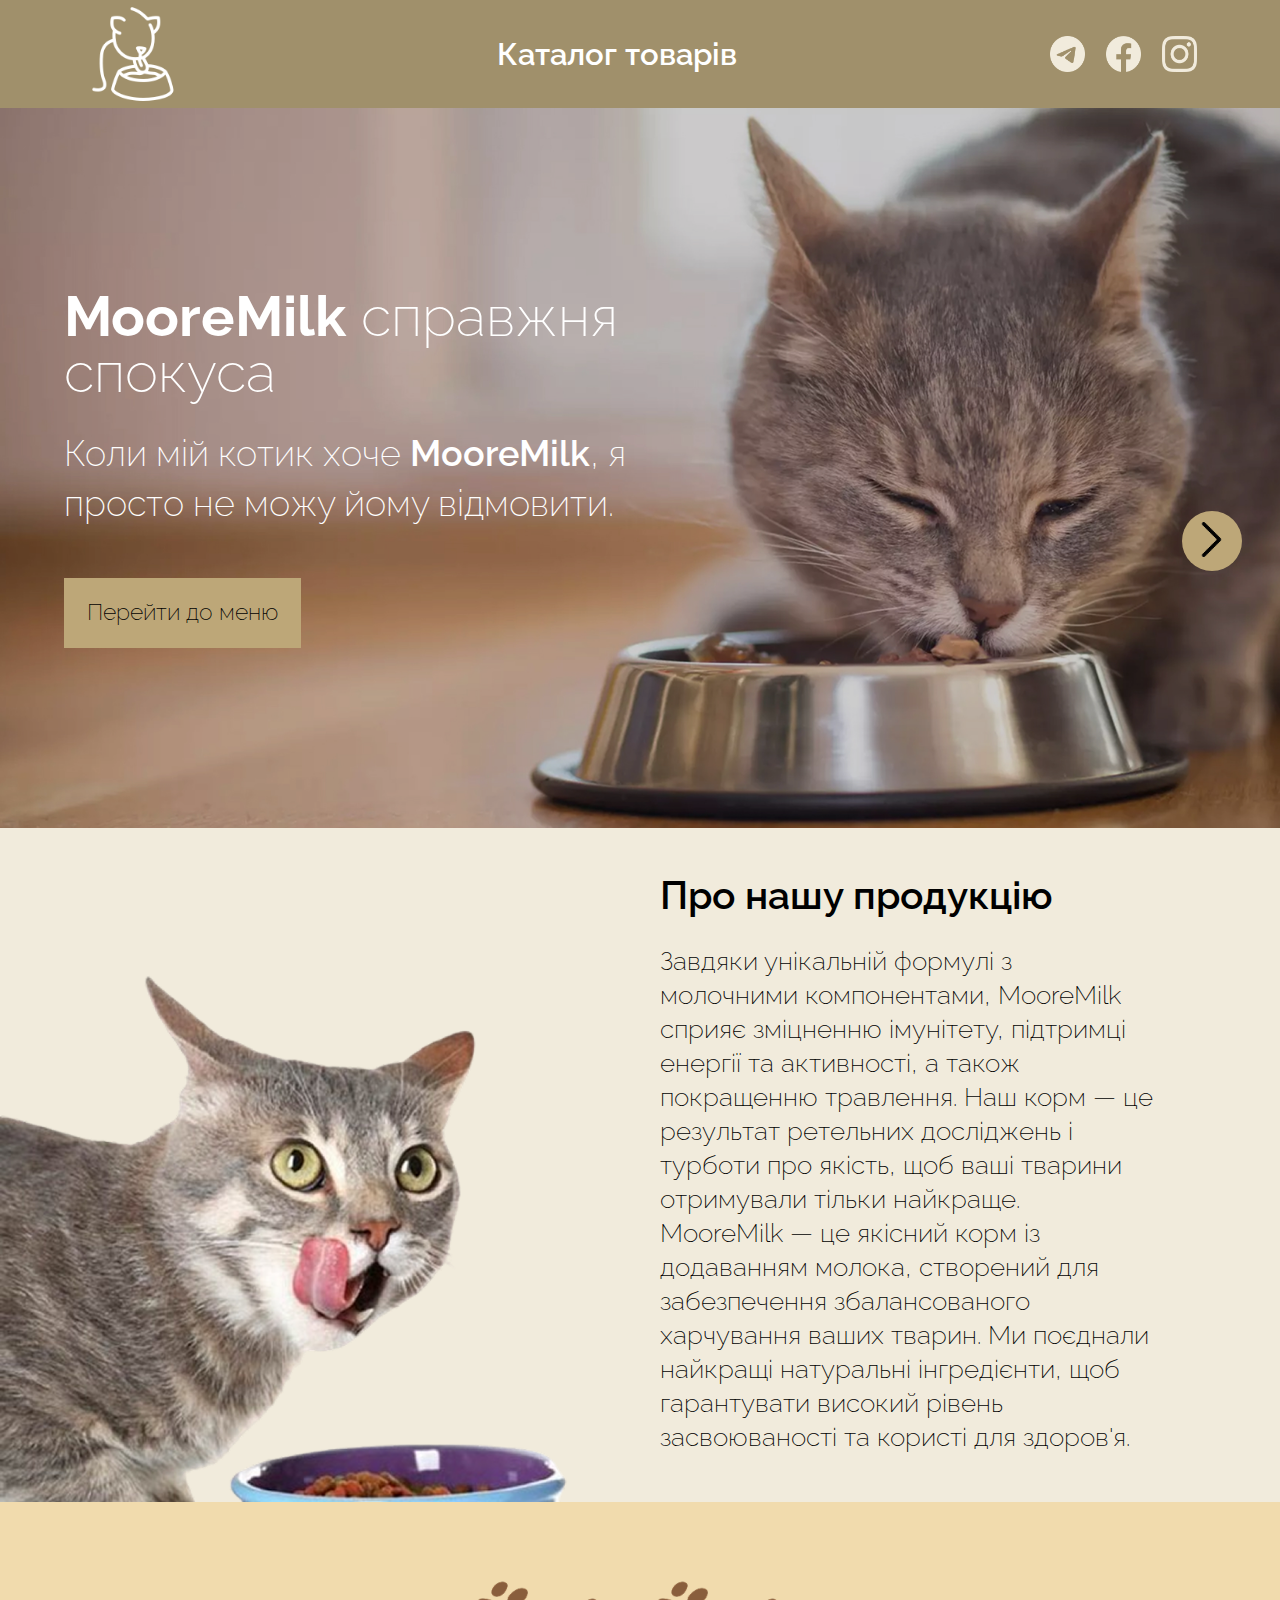
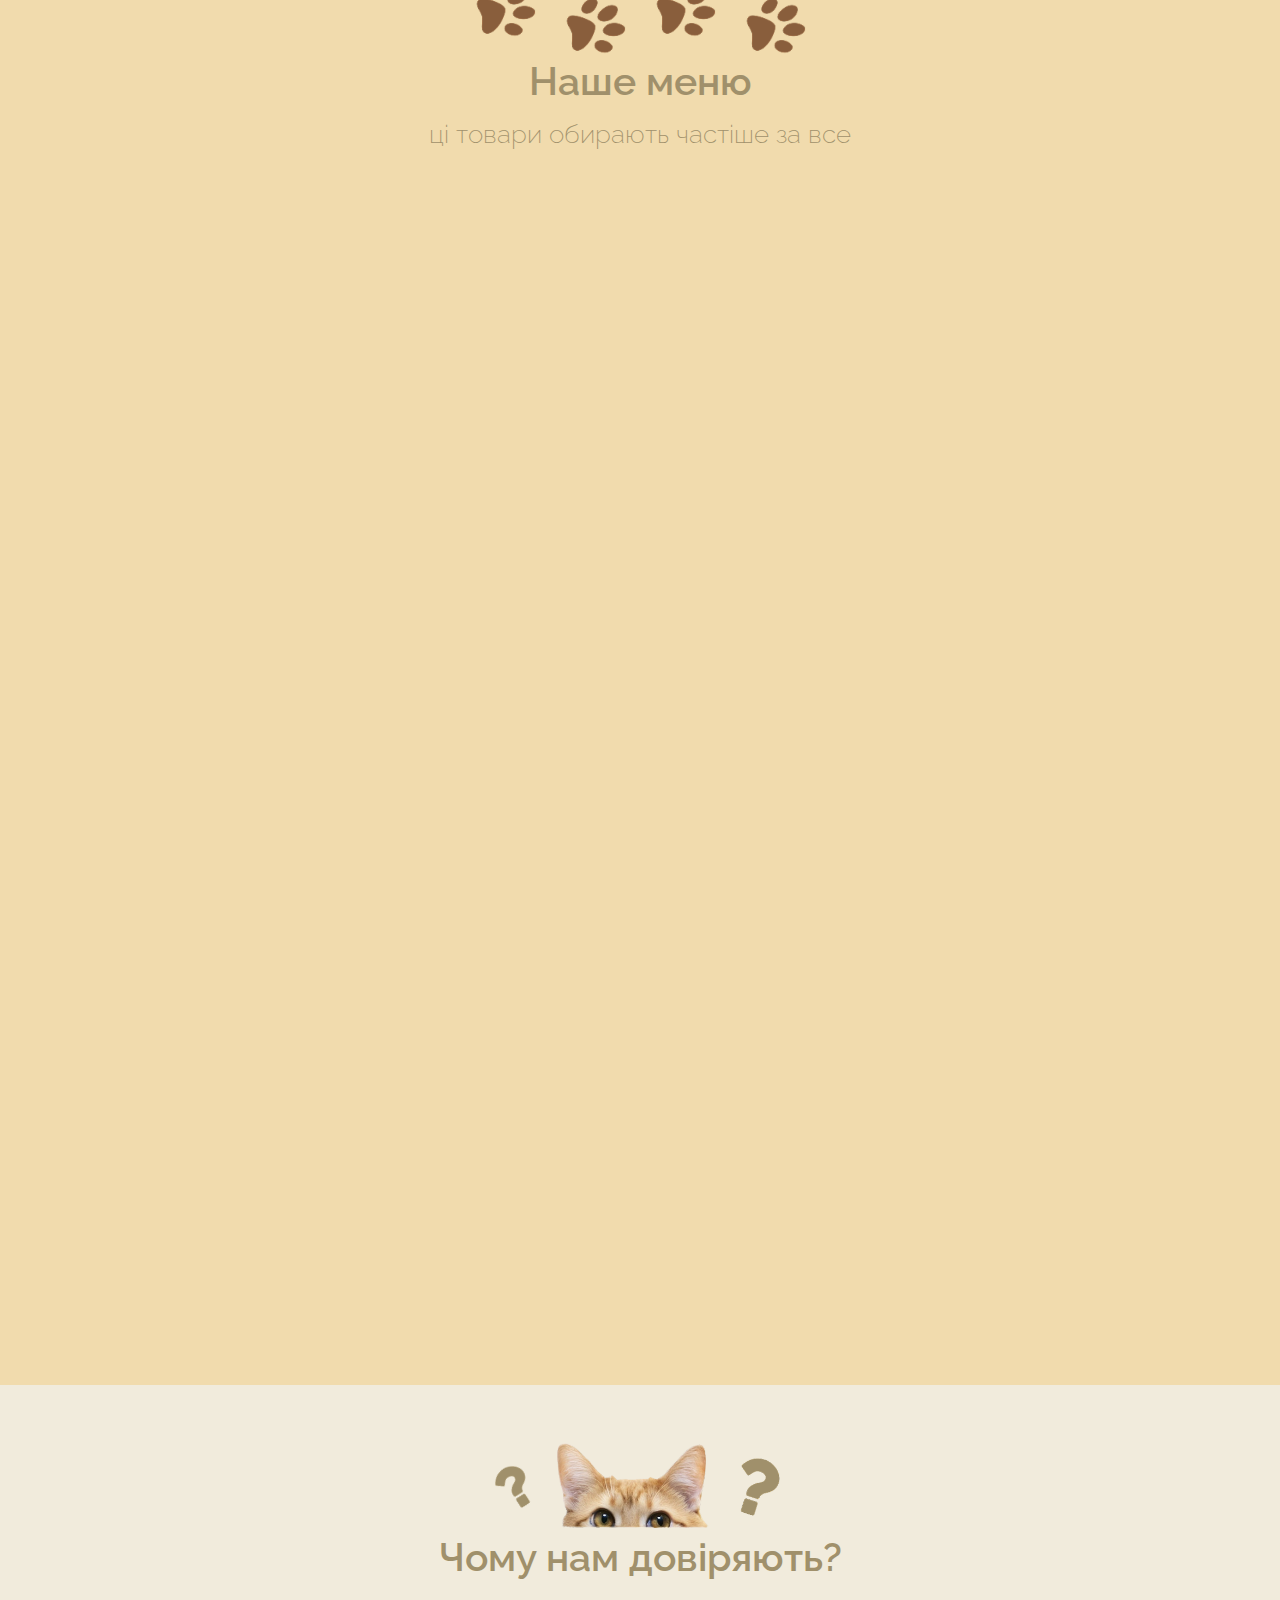
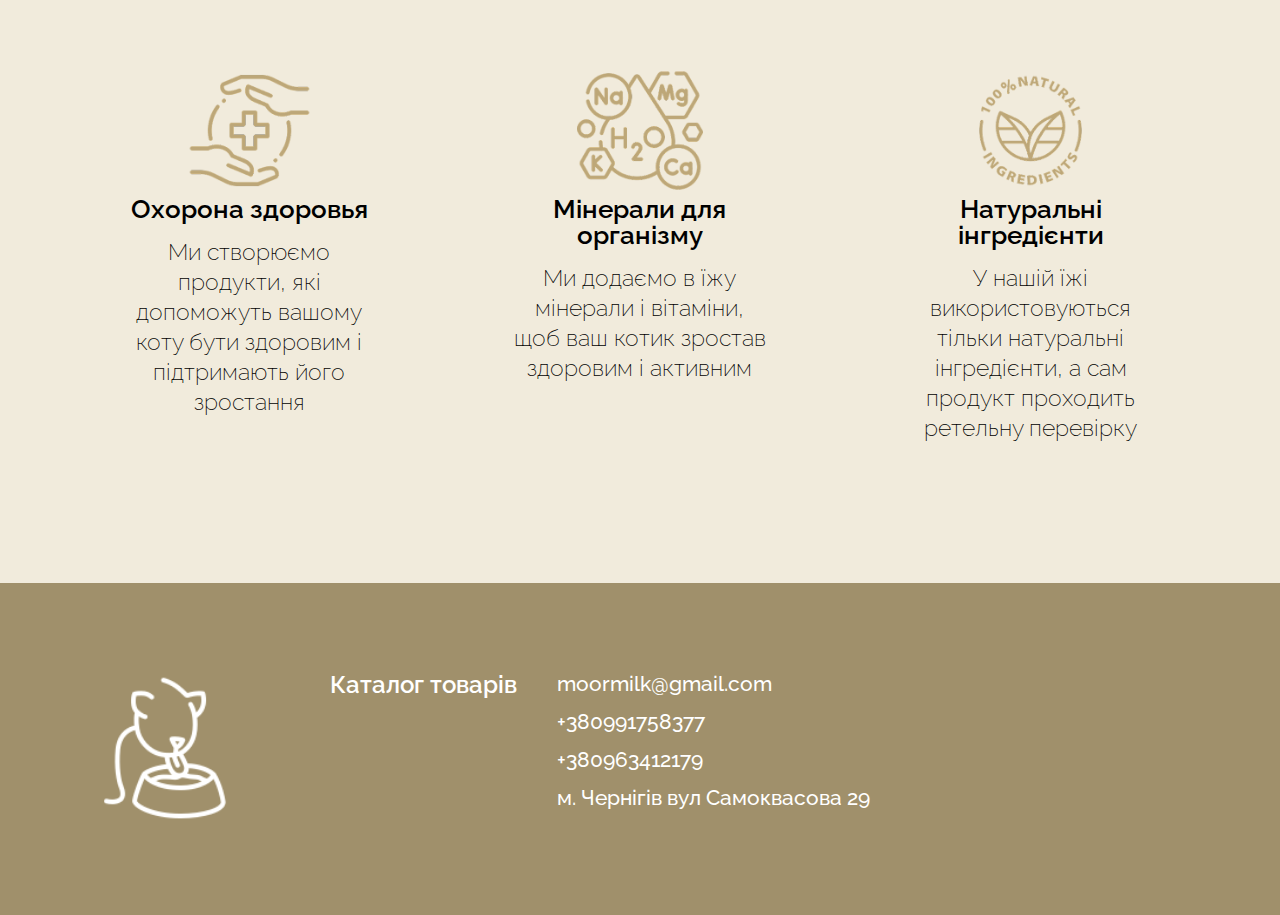
<file: index.html>
<!DOCTYPE html>
<html lang="en">
  <head>
    <meta charset="UTF-8" />
    <meta name="viewport" content="width=device-width, initial-scale=1.0" />
    <link rel="stylesheet" href="styles/styles_main-page.css" />
    <link rel="stylesheet" href="styles/resetBrowserStyles.css" />
    <title>MooreMilk</title>
  </head>
  <body>
    <div class="header_container"></div>
    <main>
      <div class="main_present-block">
        <div class="decoration-block"></div>
        <img
          src="imgs/present-photo-1 1.jpg"
          alt=""
          class="block_present-photo"
        />
        <div class="block_text-part">
          <h1><span>MooreMilk</span> справжня спокуса</h1>
          <p>
            Коли мій котик хоче <span>MooreMilk</span>, я просто не можу йому
            відмовити.
          </p>

          <a class="text-part_navigate-to-menu" href="menu.html">
            <p>Перейти до меню</p>
            <span></span>
          </a>
        </div>
        <button class="block_switching-slides next"></button>
      </div>

      <div class="main_about-products">
        <div class="about-products_decoration-part">
          <img
            src="imgs/cat-for-aboutUs.jpg"
            alt=""
            class="decoration-part_decoration-img"
          />

          <div class="decoration-part_block-imgs-for-animation">
            <img
              src="imgs/like-for-animate.png"
              alt=""
              class="decoration-part_img-for-animation"
            />
            <img
              src="imgs/like-for-animate.png"
              alt=""
              class="decoration-part_img-for-animation"
            />
            <img
              src="imgs/like-for-animate.png"
              alt=""
              class="decoration-part_img-for-animation"
            />
          </div>
        </div>
        <div class="about-products_text-part">
          <h2>Про нашу продукцію</h2>
          <p>
            Завдяки унікальній формулі з молочними компонентами, MooreMilk
            сприяє зміцненню імунітету, підтримці енергії та активності, а також
            покращенню травлення. Наш корм — це результат ретельних досліджень і
            турботи про якість, щоб ваші тварини отримували тільки найкраще.
          </p>
          <p>
            MooreMilk — це якісний корм із додаванням молока, створений для
            забезпечення збалансованого харчування ваших тварин. Ми поєднали
            найкращі натуральні інгредієнти, щоб гарантувати високий рівень
            засвоюваності та користі для здоров'я.
          </p>
        </div>
      </div>

      <div class="main_our-menu">
        <div class="our-menu_decoration-block">
          <img
            src="imgs/paws.png"
            alt=""
            class="decoration-block_img-for-animation"
          />
          <img
            src="imgs/paws.png"
            alt=""
            class="decoration-block_img-for-animation"
          />
          <img
            src="imgs/paws.png"
            alt=""
            class="decoration-block_img-for-animation"
          />
          <img
            src="imgs/paws.png"
            alt=""
            class="decoration-block_img-for-animation"
          />
        </div>
        <div class="our-menu_text-part">
          <h2>Наше меню</h2>
          <p>ці товари обирають частіше за все</p>
        </div>

        <ul class="our-menu_products-list">
          <li class="products-list_product" id="main">
            <img src="imgs/productions/korm-with-telatina.png" alt="" />
            <div class="product_text-part">
              <h3>Корм зі смаком телятини</h3>
              <p>для дорослих котів</p>
            </div>
            <a class="product_go-to-menu" href="menu.html">
              <p>Переглянути</p>
              <span></span>
            </a>
          </li>

          <li class="products-list_product">
            <img src="imgs/productions/korm-with-chicken.png" alt="" />
            <div class="product_text-part">
              <h3>Корм зі смаком курки</h3>
              <p>для дорослих котів</p>
            </div>
            <a class="product_go-to-menu" href="menu.html">
              <p>Переглянути</p>
              <span></span>
            </a>
          </li>

          <li class="products-list_product">
            <img src="imgs/productions/korm-with-turkey.png" alt="" />
            <div class="product_text-part">
              <h3>Корм зі смаком індички</h3>
              <p>для дорослих котів</p>
            </div>
            <a class="product_go-to-menu" href="menu.html">
              <p>Переглянути</p>
              <span></span>
            </a>
          </li>

          <li class="products-list_product">
            <img
              src="imgs/productions/korm-with-chicken-smalKitten.png"
              alt=""
            />
            <div class="product_text-part">
              <h3>Корм зі смаком курки</h3>
              <p>для кошеняток</p>
            </div>
            <a class="product_go-to-menu" href="menu.html">
              <p>Переглянути</p>
              <span></span>
            </a>
          </li>
        </ul>
      </div>

      <div class="main_our_advantages">
        <div class="our_advantages_decoration-block">
          <img src="imgs/question-sign.png" alt="" class="question-png" />
          <img
            src="imgs/phg-cat-for-advantages.png"
            alt=""
            class="phg-cat-for-advantages"
          />
          <img src="imgs/question-sign.png" alt="" class="question-png" />
        </div>
        <h2>Чому нам довіряють?</h2>
        <ul class="our_advantages_list-of-reasons">
          <li class="list-of-reasons_elem">
            <img src="imgs/protection.png" alt="" class="icon_reasons" />
            <h3>Охорона здоровья</h3>
            <p>
              Ми створюємо продукти, які допоможуть вашому коту бути здоровим і
              підтримають його зростання
            </p>
          </li>
          <li class="list-of-reasons_elem">
            <img src="imgs/minerals.png" alt="" class="icon_reasons" />
            <h3>Мінерали для організму</h3>
            <p>
              Ми додаємо в їжу мінерали і вітаміни, щоб ваш котик зростав
              здоровим і активним
            </p>
          </li>
          <li class="list-of-reasons_elem">
            <img src="imgs/ingredients.png" alt="" class="icon_reasons" />
            <h3>Натуральні інгредієнти</h3>
            <p>
              У нашій їжі використовуються тільки натуральні інгредієнти, а сам
              продукт проходить ретельну перевірку
            </p>
          </li>
        </ul>
      </div>
    </main>
    <div class="footer_container"></div>

    <script src="js/functional_main-page.js"></script>
    <script type="module">
      import getHTMLFromFile from "./js/exportFunc.js";
      getHTMLFromFile("components/header.html", ".header_container");
      getHTMLFromFile("components/footer.html", ".footer_container");
    </script>
  </body>
</html>
</file>
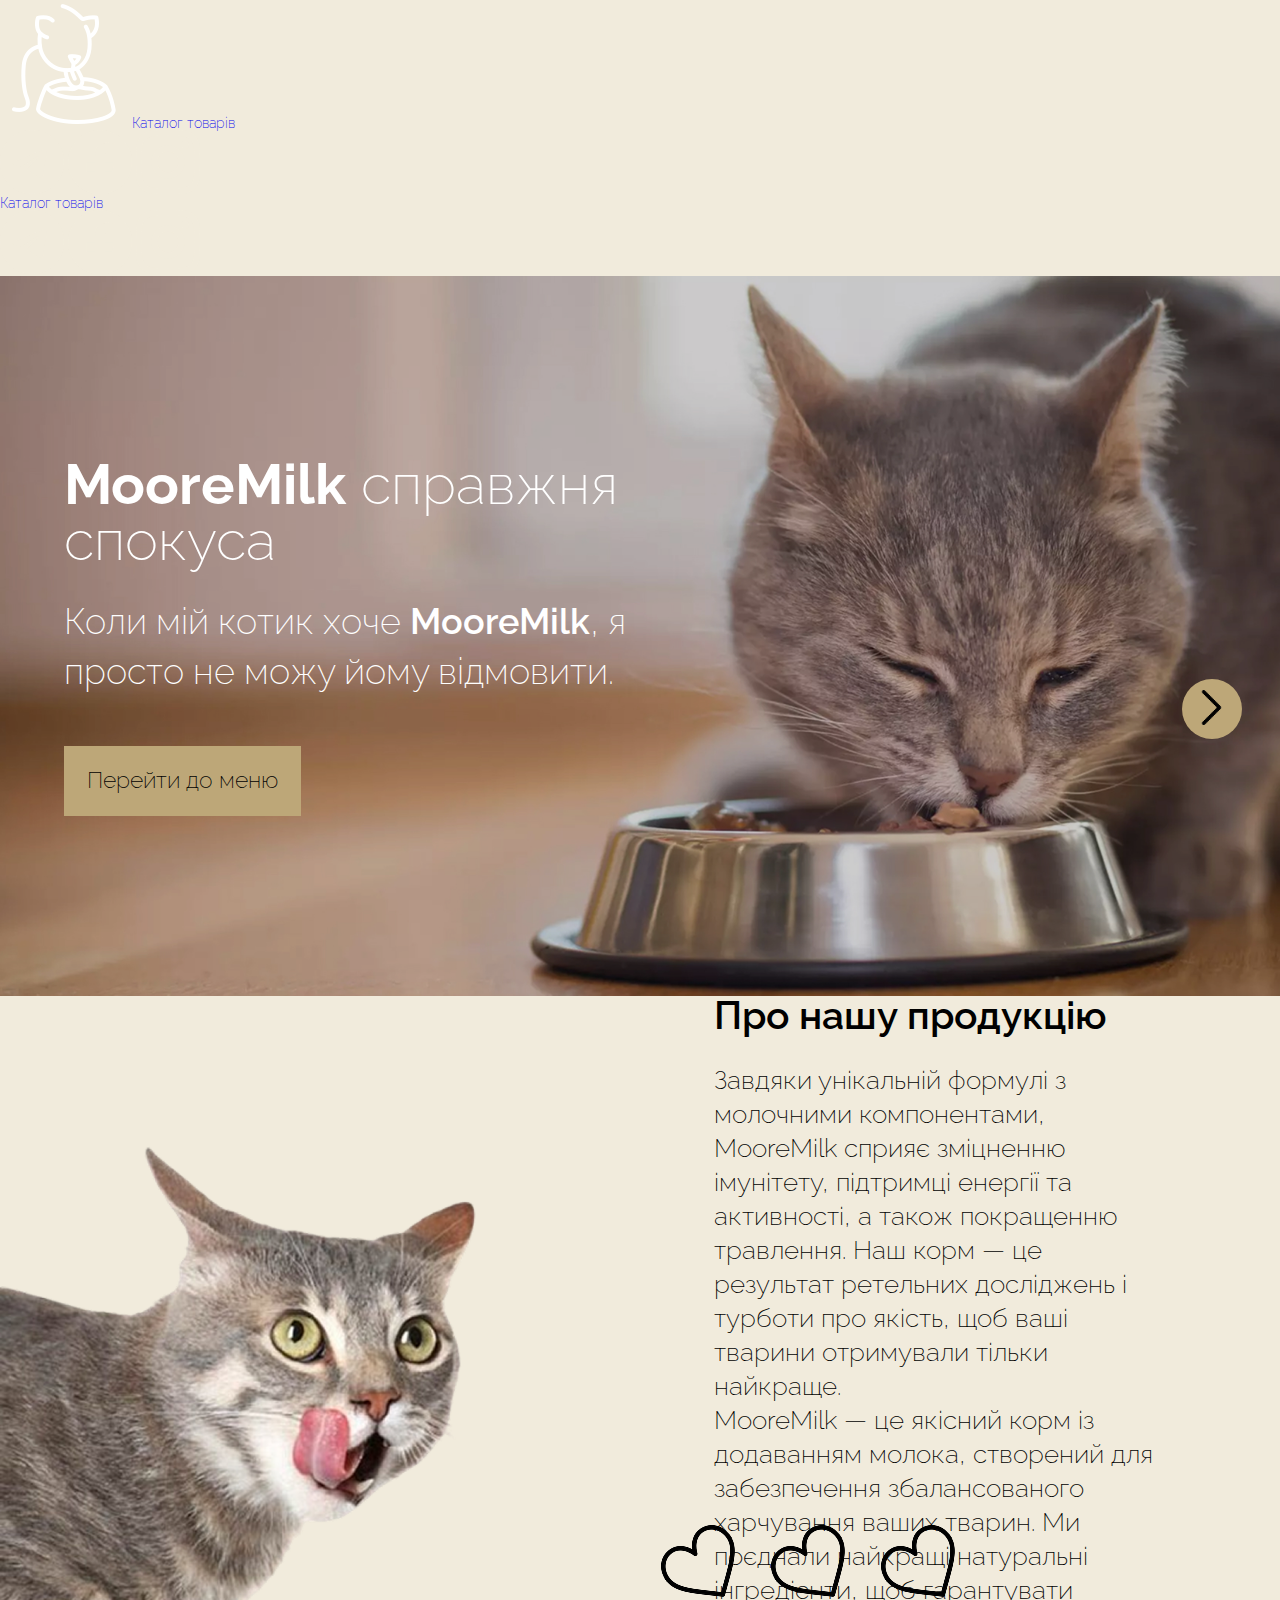
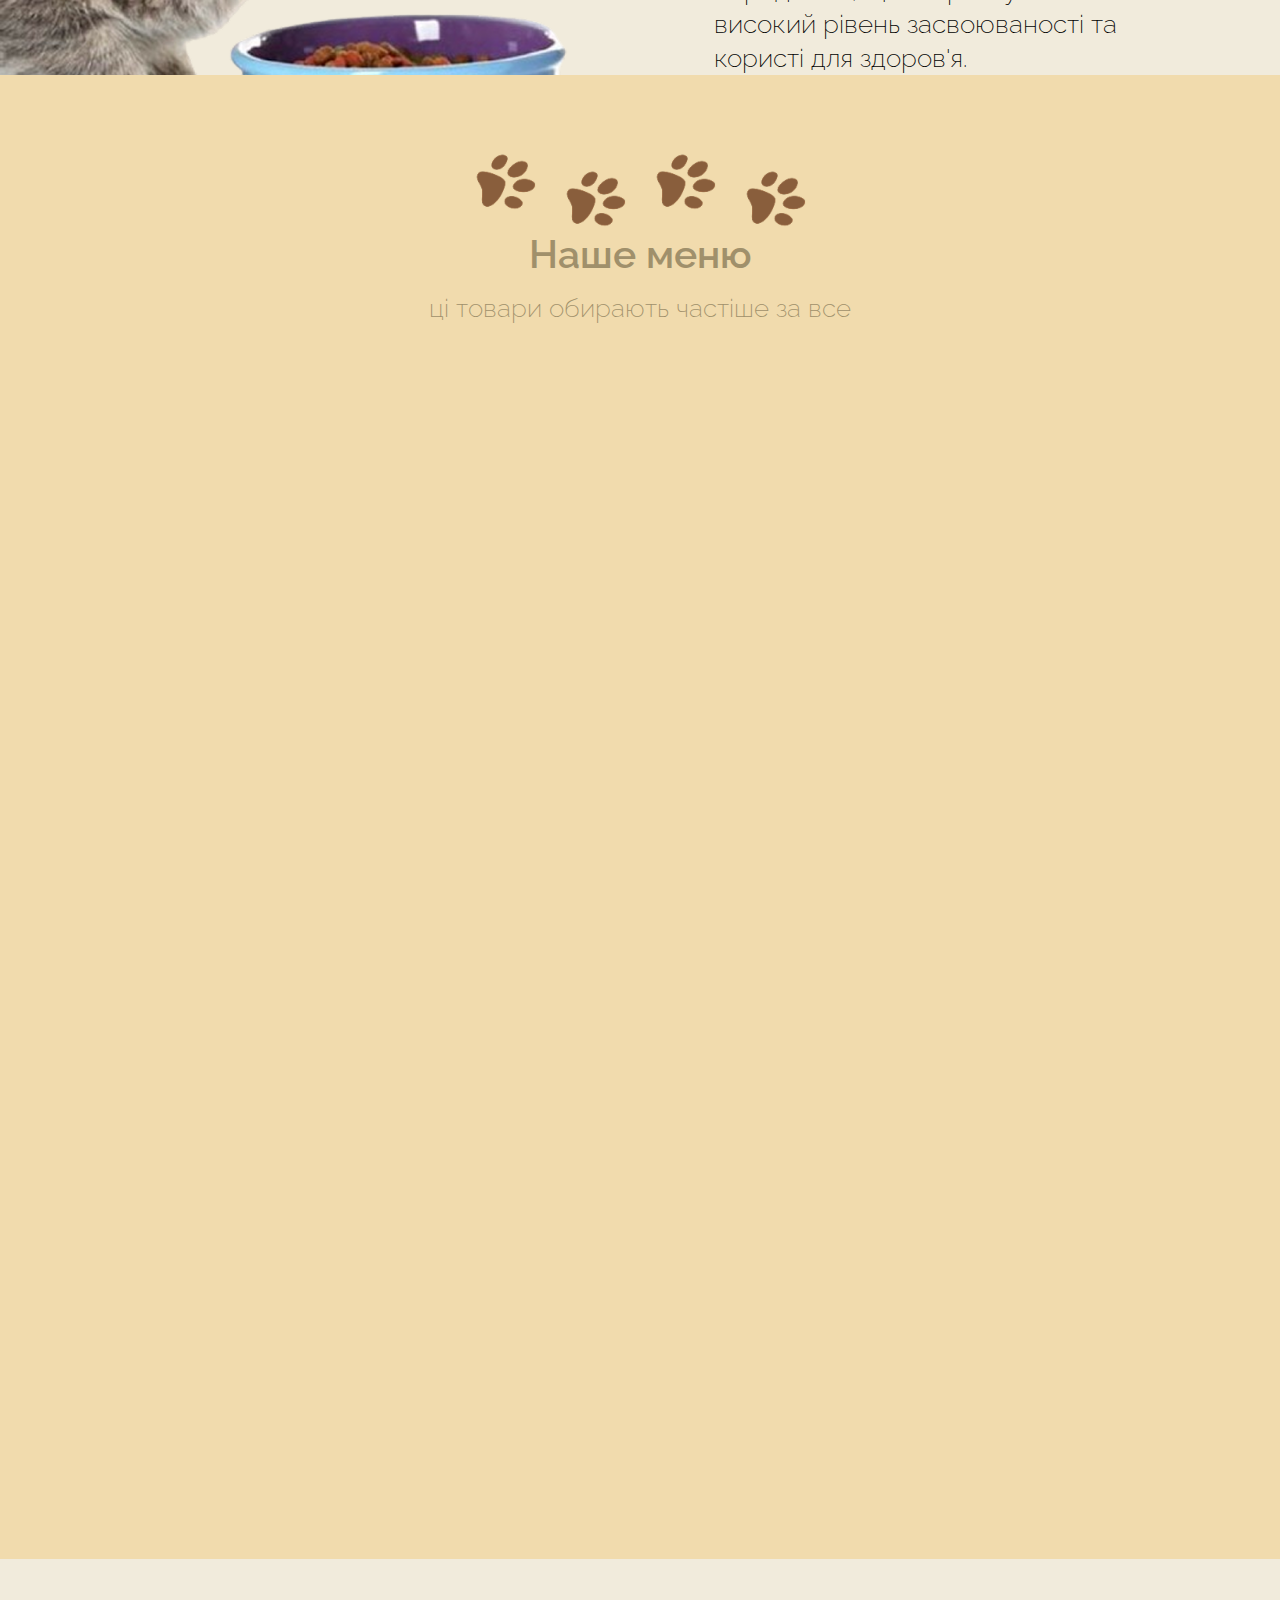
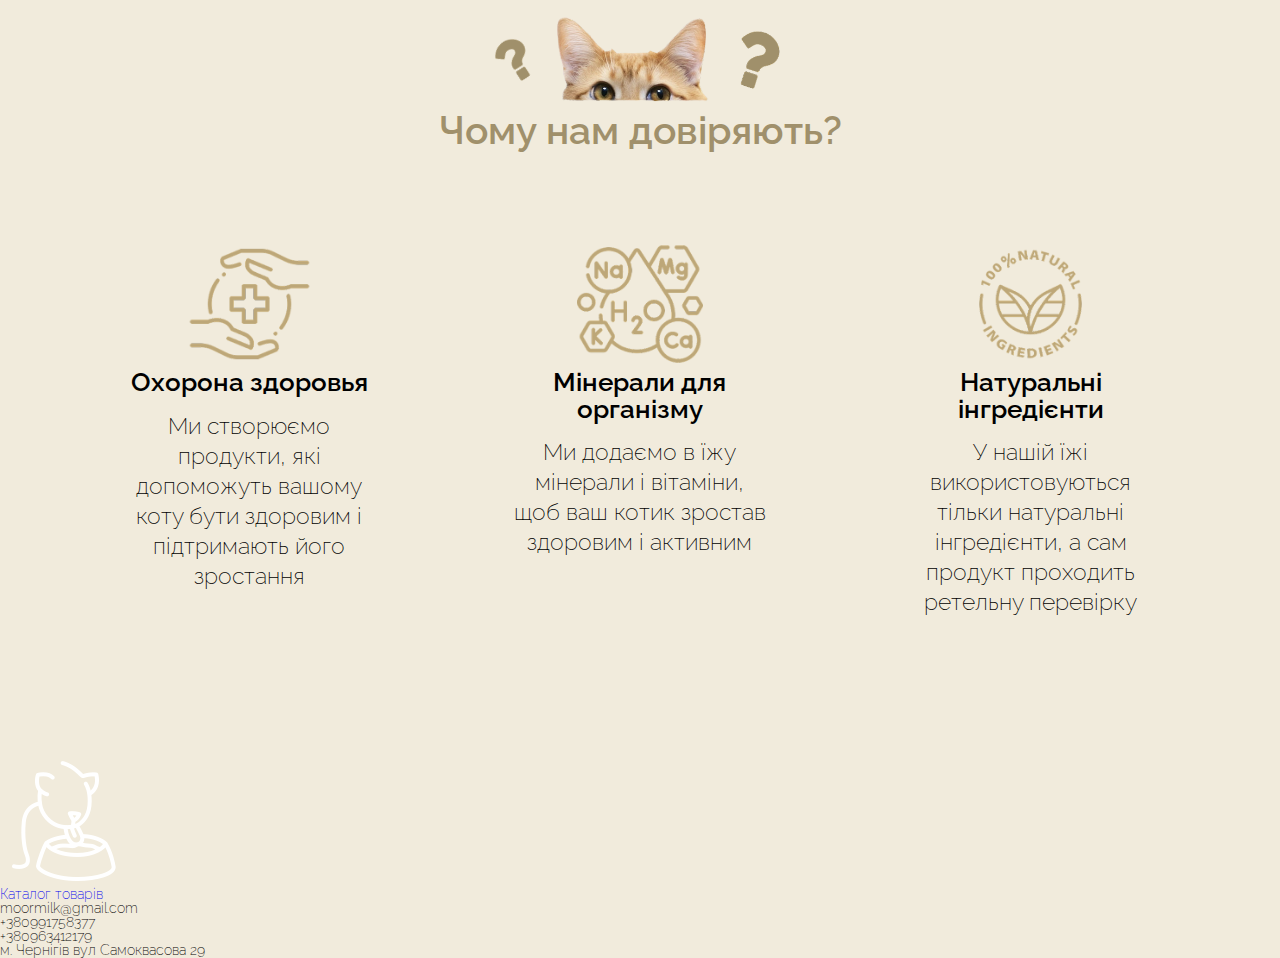
<file: main-page.html>
<!DOCTYPE html>
<html lang="en">
  <head>
    <meta charset="UTF-8" />
    <meta name="viewport" content="width=device-width, initial-scale=1.0" />
    <link rel="stylesheet" href="styles/styles_main-page.css" />
    <link rel="stylesheet" href="styles/resetBrowserStyles.css" />
    <title>MooreMilk</title>
  </head>
  <body>
    <header>
      <div class="header-content">
        <img src="imgs/logo.png" alt="" class="header-logotypy" />
        <a href="menu.html">Каталог товарів</a>
        <div class="content_social-media-list">
          <img src="imgs/telegram.png" alt="" class="list-logo" />
          <img src="imgs/facebook.png" alt="" class="list-logo" />
          <img src="imgs/instagram.png" alt="" class="list-logo" />
        </div>

        <div class="content_menu-burger">
          <span></span><span></span><span></span>
        </div>

        <div class="content_content-open-menu-burger">
          <a href="menu.html">Каталог товарів</a>
          <div class="content_social-media-list">
            <img src="imgs/telegram.png" alt="" class="list-logo" />
            <img src="imgs/facebook.png" alt="" class="list-logo" />
            <img src="imgs/instagram.png" alt="" class="list-logo" />
          </div>
        </div>
      </div>
    </header>

    <main>
      <div class="main_present-block">
        <div class="decoration-block"></div>
        <img
          src="imgs/present-photo-1 1.jpg"
          alt=""
          class="block_present-photo"
        />
        <div class="block_text-part">
          <h1><span>MooreMilk</span> справжня спокуса</h1>
          <p>
            Коли мій котик хоче <span>MooreMilk</span>, я просто не можу йому
            відмовити.
          </p>

          <a class="text-part_navigate-to-menu" href="menu.html">
            <p>Перейти до меню</p>
            <span></span>
          </a>
        </div>
        <button class="block_switching-slides next"></button>
      </div>

      <div class="main_about-products">
        <div class="about-products_decoration-part">
          <img
            src="imgs/cat-for-aboutUs.jpg"
            alt=""
            class="decoration-part_decoration-img"
          />
          <img
            src="imgs/like-for-animate.png"
            alt=""
            class="decoration-part_img-for-animation"
          /><img
            src="imgs/like-for-animate.png"
            alt=""
            class="decoration-part_img-for-animation"
          /><img
            src="imgs/like-for-animate.png"
            alt=""
            class="decoration-part_img-for-animation"
          />
        </div>
        <div class="about-products_text-part">
          <h2>Про нашу продукцію</h2>
          <p>
            Завдяки унікальній формулі з молочними компонентами, MooreMilk
            сприяє зміцненню імунітету, підтримці енергії та активності, а також
            покращенню травлення. Наш корм — це результат ретельних досліджень і
            турботи про якість, щоб ваші тварини отримували тільки найкраще.
          </p>
          <p>
            MooreMilk — це якісний корм із додаванням молока, створений для
            забезпечення збалансованого харчування ваших тварин. Ми поєднали
            найкращі натуральні інгредієнти, щоб гарантувати високий рівень
            засвоюваності та користі для здоров'я.
          </p>
        </div>
      </div>

      <div class="main_our-menu">
        <div class="our-menu_decoration-block">
          <img
            src="imgs/paws.png"
            alt=""
            class="decoration-block_img-for-animation"
          />
          <img
            src="imgs/paws.png"
            alt=""
            class="decoration-block_img-for-animation"
          />
          <img
            src="imgs/paws.png"
            alt=""
            class="decoration-block_img-for-animation"
          />
          <img
            src="imgs/paws.png"
            alt=""
            class="decoration-block_img-for-animation"
          />
        </div>
        <div class="our-menu_text-part">
          <h2>Наше меню</h2>
          <p>ці товари обирають частіше за все</p>
        </div>

        <ul class="our-menu_products-list">
          <li class="products-list_product">
            <img src="imgs/productions/korm-with-telatina.png" alt="" />
            <div class="product_text-part">
              <h3>Корм зі смаком телятини</h3>
              <p>для дорослих котів</p>
            </div>
            <a class="product_go-to-menu" href="menu.html">
              <p>Переглянути</p>
              <span></span>
            </a>
          </li>

          <li class="products-list_product">
            <img src="imgs/productions/korm-with-chicken.png" alt="" />
            <div class="product_text-part">
              <h3>Корм зі смаком курки</h3>
              <p>для дорослих котів</p>
            </div>
            <a class="product_go-to-menu" href="menu.html">
              <p>Переглянути</p>
              <span></span>
            </a>
          </li>

          <li class="products-list_product">
            <img src="imgs/productions/korm-with-turkey.png" alt="" />
            <div class="product_text-part">
              <h3>Корм зі смаком індички</h3>
              <p>для дорослих котів</p>
            </div>
            <a class="product_go-to-menu" href="menu.html">
              <p>Переглянути</p>
              <span></span>
            </a>
          </li>

          <li class="products-list_product">
            <img
              src="imgs/productions/korm-with-chicken-smalKitten.png"
              alt=""
            />
            <div class="product_text-part">
              <h3>Корм зі смаком курки</h3>
              <p>для кошеняток</p>
            </div>
            <a class="product_go-to-menu" href="menu.html">
              <p>Переглянути</p>
              <span></span>
            </a>
          </li>
        </ul>
      </div>

      <div class="main_our_advantages">
        <div class="our_advantages_decoration-block">
          <img src="imgs/question-sign.png" alt="" class="question-png" />
          <img
            src="imgs/phg-cat-for-advantages.png"
            alt=""
            class="phg-cat-for-advantages"
          />
          <img src="imgs/question-sign.png" alt="" class="question-png" />
        </div>
        <h2>Чому нам довіряють?</h2>
        <ul class="our_advantages_list-of-reasons">
          <li class="list-of-reasons_elem">
            <img src="imgs/protection.png" alt="" class="icon_reasons" />
            <h3>Охорона здоровья</h3>
            <p>
              Ми створюємо продукти, які допоможуть вашому коту бути здоровим і
              підтримають його зростання
            </p>
          </li>
          <li class="list-of-reasons_elem">
            <img src="imgs/minerals.png" alt="" class="icon_reasons" />
            <h3>Мінерали для організму</h3>
            <p>
              Ми додаємо в їжу мінерали і вітаміни, щоб ваш котик зростав
              здоровим і активним
            </p>
          </li>
          <li class="list-of-reasons_elem">
            <img src="imgs/ingredients.png" alt="" class="icon_reasons" />
            <h3>Натуральні інгредієнти</h3>
            <p>
              У нашій їжі використовуються тільки натуральні інгредієнти, а сам
              продукт проходить ретельну перевірку
            </p>
          </li>
        </ul>
      </div>
    </main>

    <footer>
      <img src="imgs/logo.png" alt="logo" class="logo" />

      <div class="footer-text_content">
        <div class="content_links-navigation">
          <a href="menu.html">Каталог товарів</a>
        </div>

        <div class="content_our-data">
          <p>moormilk@gmail.com</p>
          <p>+380991758377</p>
          <p>+380963412179</p>
          <p>м. Чернігів вул Самоквасова 29</p>
        </div>
      </div>
    </footer>

    <script src="js/functional_main-page.js"></script>
  </body>
</html>
</file>
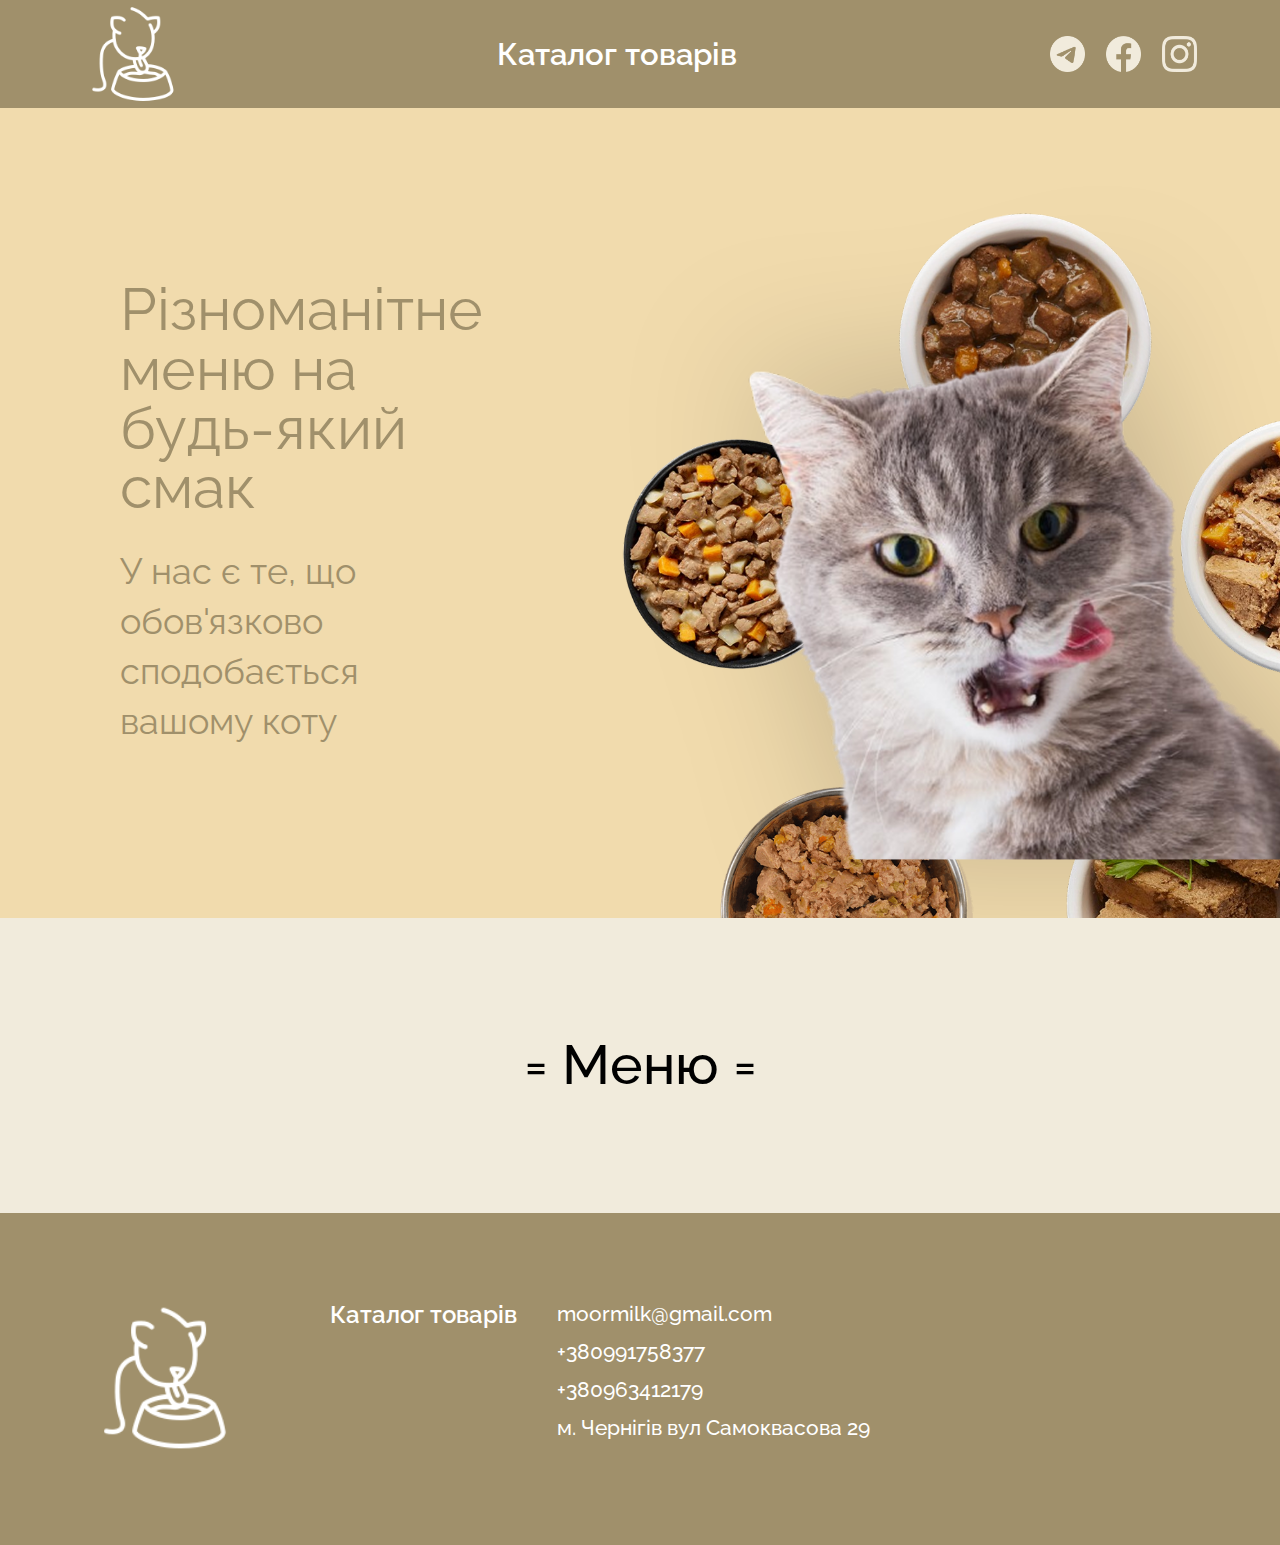
<file: menu.html>
<!DOCTYPE html>
<html lang="en">
  <head>
    <meta charset="UTF-8" />
    <meta name="viewport" content="width=device-width, initial-scale=1.0" />
    <link rel="stylesheet" href="styles/resetBrowserStyles.css" />
    <link rel="stylesheet" href="styles/styles_menu-page.css" />
    <title>MooreMilk / Меню</title>
  </head>
  <body>
    <div class="header_container"></div>
    <main>
      <div class="main_present-block">
        <div class="present-block_text-part">
          <h1>Різноманітне меню на будь-який смак</h1>
          <h2>У нас є те, що обов'язково сподобається вашому коту</h2>
        </div>

        <div class="present-block_decorative-block">
          <img
            src="imgs/elipse-decoration-forMenu.png"
            alt=""
            class="elipse-decoration-forMenu"
          />
          <img
            src="imgs/phg-cat-for-menu-presentBlock.png"
            alt=""
            class="cat-for-menu-presentBlock"
          />
        </div>
      </div>

      <div class="main_product-list">
        <h2>= Меню =</h2>
      </div>
    </main>
    <div class="footer_container"></div>

    <script type="module">
      import getHTMLFromFile from "./js/exportFunc.js";
      getHTMLFromFile("components/header.html", ".header_container");
      getHTMLFromFile("components/footer.html", ".footer_container");
    </script>
  </body>
</html>
</file>
<file: styles/styles_main-page.css>
@import url("https://fonts.googleapis.com/css2?family=Raleway:ital,wght@0,100..900;1,100..900&display=swap");
body {
  background-color: #f1ebdc;
  font-family: "Raleway", serif;
  font-weight: 200;
  overflow-x: hidden;
}

main {
  min-height: 100vh;
}
main .main_present-block {
  width: 100%;
  height: 80vh;
  min-height: 620px;
  position: relative;
  top: 0;
  left: 0;
}
main .main_present-block .decoration-block {
  width: 100%;
  height: 100%;
  background-color: rgba(0, 0, 0, 0.2);
  z-index: 20;
}
main .main_present-block .block_present-photo {
  width: 100%;
  height: 100%;
  -o-object-fit: cover;
     object-fit: cover;
  position: absolute;
  top: 0;
  left: 0;
  z-index: -1;
}
main .main_present-block .block_text-part {
  position: absolute;
  top: 25%;
  left: 5%;
  color: white;
  width: 50%;
  max-width: 1423px;
  max-height: 324px;
  z-index: 100;
}
main .main_present-block .block_text-part h1 {
  font-size: calc(40px + 1.2552301255vw);
  margin-bottom: 28px;
}
main .main_present-block .block_text-part h1 span {
  font-weight: 700;
}
main .main_present-block .block_text-part p {
  font-size: calc(28px + 0.6276150628vw);
  line-height: 50px;
  margin-bottom: 50px;
}
main .main_present-block .block_text-part p span {
  font-weight: 600;
}
main .main_present-block .block_text-part .text-part_navigate-to-menu {
  position: relative;
  width: 37%;
  max-width: 350px;
  height: 70px;
  background-color: #bda778;
  overflow: hidden;
  -webkit-transition: all 0.6s;
  transition: all 0.6s;
  display: -webkit-box;
  display: -ms-flexbox;
  display: flex;
  -webkit-box-align: center;
      -ms-flex-align: center;
          align-items: center;
  -webkit-box-pack: center;
      -ms-flex-pack: center;
          justify-content: center;
}
main .main_present-block .block_text-part .text-part_navigate-to-menu p {
  color: black;
  font-size: calc(20px + 0.2092050209vw);
  position: relative;
  top: 24px;
  z-index: 10;
}
main .main_present-block .block_text-part .text-part_navigate-to-menu span {
  position: absolute;
  top: 0;
  left: -3px;
  width: 0;
  height: 100%;
  background-color: black;
  -webkit-transition: all 0.4s ease-in-out;
  transition: all 0.4s ease-in-out;
  z-index: 1;
}
main .main_present-block .block_text-part .text-part_navigate-to-menu:hover {
  cursor: pointer;
}
main .main_present-block .block_text-part .text-part_navigate-to-menu:hover p {
  color: var(--default-color-two);
}
main .main_present-block .block_text-part .text-part_navigate-to-menu:hover span {
  position: absolute;
  top: 0;
  left: 0;
  width: 100%;
}
main .main_present-block .block_switching-slides {
  position: absolute;
  top: 56%;
  right: 3%;
  border: none;
  border-radius: 50%;
  width: 60px;
  height: 60px;
  background-color: #bda778;
  z-index: 100;
}
main .main_present-block .block_switching-slides img {
  width: 35px;
  height: 35px;
}
main .main_present-block.two-slide .block_text-part {
  width: 60%;
  position: absolute;
  top: 25%;
  left: 14%;
}
main .main_present-block.two-slide .block_switching-slides {
  left: 3%;
}
main .main_about-products {
  position: relative;
  top: 0;
  left: 0;
  width: 100%;
  height: auto;
  min-height: 674px;
  display: -webkit-box;
  display: -ms-flexbox;
  display: flex;
  -webkit-box-align: center;
      -ms-flex-align: center;
          align-items: center;
  -webkit-box-pack: justify;
      -ms-flex-pack: justify;
          justify-content: space-between;
}
main .main_about-products .about-products_text-part {
  margin-left: 10px;
  width: 60%;
}
main .main_about-products .about-products_text-part h2 {
  font-size: var(--fsz-for-h2);
  font-weight: 600;
  margin-bottom: 28px;
}
main .main_about-products .about-products_text-part p {
  width: 80%;
  font-size: calc(22px + 0.3138075314vw);
  line-height: 34px;
}
main .main_about-products .about-products_decoration-part {
  position: relative;
  top: 0;
  left: 0;
  width: 55%;
  display: -webkit-box;
  display: -ms-flexbox;
  display: flex;
  -webkit-box-align: end !important;
      -ms-flex-align: end !important;
          align-items: end !important;
}
main .main_about-products .about-products_decoration-part .decoration-part_decoration-img {
  width: 650px;
  height: 80%;
  position: relative;
  top: 95px;
  left: 0;
}
main .main_about-products .about-products_decoration-part .decoration-part_block-imgs-for-animation .decoration-part_img-for-animation {
  opacity: 0;
  position: absolute;
}
main .main_about-products .about-products_decoration-part .decoration-part_block-imgs-for-animation .decoration-part_img-for-animation.show {
  opacity: 1;
}
main .main_about-products .about-products_decoration-part .decoration-part_block-imgs-for-animation .decoration-part_img-for-animation.show:nth-child(1) {
  position: absolute;
  top: 80px;
  width: 82px;
  left: 56%;
  -webkit-transform: rotate(20deg);
          transform: rotate(20deg);
  -webkit-transition: all 0.5s;
  transition: all 0.5s;
}
main .main_about-products .about-products_decoration-part .decoration-part_block-imgs-for-animation .decoration-part_img-for-animation.show:nth-child(2) {
  position: absolute;
  top: 75px;
  left: 66%;
  width: 56px;
  -webkit-transform: rotate(75deg);
          transform: rotate(75deg);
  -webkit-transition: all 0.5s 0.5s;
  transition: all 0.5s 0.5s;
}
main .main_about-products .about-products_decoration-part .decoration-part_block-imgs-for-animation .decoration-part_img-for-animation.show:nth-child(3) {
  position: absolute;
  top: 0;
  left: 63%;
  width: 75px;
  -webkit-transform: rotate(60deg);
          transform: rotate(60deg);
  -webkit-transition: all 0.5s 1s;
  transition: all 0.5s 1s;
}
main .main_our-menu {
  background-color: #f1dbad;
  width: 100%;
  height: auto;
  padding: 70px 0;
  position: relative;
  display: -webkit-box;
  display: -ms-flexbox;
  display: flex;
  -webkit-box-orient: vertical;
  -webkit-box-direction: normal;
      -ms-flex-direction: column;
          flex-direction: column;
  -webkit-box-align: center;
      -ms-flex-align: center;
          align-items: center;
  -webkit-box-pack: center;
      -ms-flex-pack: center;
          justify-content: center;
  -ms-flex-line-pack: center;
      align-content: center;
  margin: 0 auto;
}
main .main_our-menu .our-menu_decoration-block {
  display: -webkit-box;
  display: -ms-flexbox;
  display: flex;
  position: relative;
  top: 0;
  left: 0;
}
main .main_our-menu .our-menu_decoration-block img {
  width: 90px;
  height: auto;
}
main .main_our-menu .our-menu_decoration-block img:nth-child(odd) {
  position: relative;
  top: -7px;
  left: 0;
}
main .main_our-menu .our-menu_decoration-block img:nth-child(even) {
  position: relative;
  top: 10px;
  left: 0;
}
main .main_our-menu .our-menu_text-part {
  text-align: center;
  color: var(--default-color-one);
}
main .main_our-menu .our-menu_text-part h2 {
  font-size: var(--fsz-for-h2);
  font-weight: 600;
  margin-bottom: 20px;
}
main .main_our-menu .our-menu_text-part p {
  font-size: calc(22px + 0.3138075314vw);
}
main .main_our-menu .our-menu_products-list {
  width: 100%;
  display: -webkit-box;
  display: -ms-flexbox;
  display: flex;
  -ms-flex-wrap: wrap;
      flex-wrap: wrap;
  -webkit-box-pack: center;
      -ms-flex-pack: center;
          justify-content: center;
  gap: 50px;
  -webkit-box-align: center;
      -ms-flex-align: center;
          align-items: center;
  -ms-flex-line-pack: center;
      align-content: center;
  margin: 50px auto 80px auto;
  opacity: 0;
  -webkit-transition: all 0.6s;
  transition: all 0.6s;
}
main .main_our-menu .our-menu_products-list.show {
  opacity: 1;
}
main .main_our-menu .our-menu_products-list.show .products-list_product {
  top: 0;
  left: 0;
  -webkit-transition: all 0.7s;
  transition: all 0.7s;
}
main .main_our-menu .our-menu_products-list.show .products-list_product:nth-child(2) {
  -webkit-transition-delay: 0.1s;
          transition-delay: 0.1s;
}
main .main_our-menu .our-menu_products-list.show .products-list_product:nth-child(3) {
  -webkit-transition-delay: 0.3s;
          transition-delay: 0.3s;
}
main .main_our-menu .our-menu_products-list.show .products-list_product:nth-child(4) {
  -webkit-transition-delay: 0.5s;
          transition-delay: 0.5s;
}
main .main_our-menu .our-menu_products-list .products-list_product {
  height: 100%;
  width: 25%;
  max-width: 300px;
  min-width: 300px;
  max-height: 494px;
  min-height: 494px;
  display: -webkit-box;
  display: -ms-flexbox;
  display: flex;
  -webkit-box-orient: vertical;
  -webkit-box-direction: normal;
      -ms-flex-direction: column;
          flex-direction: column;
  -webkit-box-align: center;
      -ms-flex-align: center;
          align-items: center;
  -webkit-box-pack: center;
      -ms-flex-pack: center;
          justify-content: center;
  position: relative;
  top: -180px;
  left: 0;
}
main .main_our-menu .our-menu_products-list .products-list_product.hidden {
  display: none;
  opacity: 0;
  visibility: hidden;
}
main .main_our-menu .our-menu_products-list .products-list_product img {
  width: 90%;
  height: 360px;
  display: inline-block;
  -webkit-filter: drop-shadow(-4px 6px 4px var(--default-color-one));
          filter: drop-shadow(-4px 6px 4px var(--default-color-one));
}
main .main_our-menu .our-menu_products-list .products-list_product .product_text-part {
  width: 100%;
  text-align: center;
  margin: 20px auto;
}
main .main_our-menu .our-menu_products-list .products-list_product .product_text-part h3 {
  color: var(--default-color-one);
  font-size: calc(20px + 0.2092050209vw);
  font-weight: 600;
}
main .main_our-menu .our-menu_products-list .products-list_product .product_text-part p {
  font-size: calc(18px + 0.1046025105vw);
  font-weight: 400;
}
main .main_our-menu .our-menu_products-list .products-list_product .product_go-to-menu {
  width: 90%;
  height: 50px;
  background-color: var(--default-color-two);
  font-size: 16px;
  border: none;
  position: relative;
  overflow: hidden;
  display: -webkit-box;
  display: -ms-flexbox;
  display: flex;
  -webkit-box-align: center;
      -ms-flex-align: center;
          align-items: center;
  -webkit-box-pack: center;
      -ms-flex-pack: center;
          justify-content: center;
}
main .main_our-menu .our-menu_products-list .products-list_product .product_go-to-menu p {
  font-size: 16px;
  z-index: 2;
  position: relative;
  top: 0;
  left: 0;
  -webkit-transition: all 0.4s ease-in-out;
  transition: all 0.4s ease-in-out;
  color: black;
}
main .main_our-menu .our-menu_products-list .products-list_product .product_go-to-menu span {
  position: absolute;
  top: 0;
  left: -3px;
  width: 0;
  height: 100%;
  background-color: black;
  z-index: 1;
  -webkit-transition: all 0.4s ease-in-out;
  transition: all 0.4s ease-in-out;
}
main .main_our-menu .our-menu_products-list .products-list_product .product_go-to-menu:hover {
  cursor: pointer;
}
main .main_our-menu .our-menu_products-list .products-list_product .product_go-to-menu:hover p {
  color: var(--default-color-two);
}
main .main_our-menu .our-menu_products-list .products-list_product .product_go-to-menu:hover span {
  position: absolute;
  top: 0;
  left: 0;
  width: 100%;
}
main .main_our-menu .our-menu_products-list .prev_btn,
main .main_our-menu .our-menu_products-list .next_btn {
  border: none;
  border-radius: 50%;
  width: 60px;
  height: 60px;
  background-color: #bda778;
}
main .main_our-menu .our-menu_products-list .prev_btn img,
main .main_our-menu .our-menu_products-list .next_btn img {
  width: 35px;
  height: 35px;
}
main .main_our-menu .our-menu_products-list .prev_btn.disabled,
main .main_our-menu .our-menu_products-list .next_btn.disabled {
  background-color: #998c70;
}
main .main_our_advantages {
  width: 100%;
  height: auto;
  margin: 0 auto;
  display: -webkit-box;
  display: -ms-flexbox;
  display: flex;
  -webkit-box-align: center;
      -ms-flex-align: center;
          align-items: center;
  -webkit-box-pack: center;
      -ms-flex-pack: center;
          justify-content: center;
  -webkit-box-orient: vertical;
  -webkit-box-direction: normal;
      -ms-flex-direction: column;
          flex-direction: column;
  padding: 50px 0;
}
main .main_our_advantages .our_advantages_decoration-block {
  width: 35%;
  display: -webkit-box;
  display: -ms-flexbox;
  display: flex;
  -webkit-box-align: center;
      -ms-flex-align: center;
          align-items: center;
  -webkit-box-pack: center;
      -ms-flex-pack: center;
          justify-content: center;
  -ms-flex-line-pack: center;
      align-content: center;
}
main .main_our_advantages .our_advantages_decoration-block .question-png {
  position: relative;
}
main .main_our_advantages .our_advantages_decoration-block .question-png:nth-child(1) {
  width: 12%;
  height: auto;
  rotate: -50deg;
}
main .main_our_advantages .our_advantages_decoration-block .question-png:nth-child(3) {
  width: 16%;
  height: 100%;
}
main .main_our_advantages .our_advantages_decoration-block .phg-cat-for-advantages {
  width: 40%;
  height: 100%;
}
main .main_our_advantages h2 {
  font-size: var(--fsz-for-h2);
  font-weight: 600;
  color: var(--default-color-one);
}
main .main_our_advantages .our_advantages_list-of-reasons {
  display: -webkit-box;
  display: -ms-flexbox;
  display: flex;
  -ms-flex-wrap: wrap;
      flex-wrap: wrap;
  -webkit-box-pack: center;
      -ms-flex-pack: center;
          justify-content: center;
  -webkit-box-align: start;
      -ms-flex-align: start;
          align-items: start;
  gap: 20px;
  width: 90%;
  height: auto;
  margin: 90px auto;
}
main .main_our_advantages .our_advantages_list-of-reasons .list-of-reasons_elem {
  width: 22%;
  text-align: center;
  margin: 0 auto;
}
main .main_our_advantages .our_advantages_list-of-reasons .list-of-reasons_elem .icon_reasons {
  width: 50%;
  min-width: 100px;
}
main .main_our_advantages .our_advantages_list-of-reasons .list-of-reasons_elem h3 {
  font-size: calc(22px + 0.3138075314vw);
  font-weight: 600;
  margin-bottom: 15px;
}
main .main_our_advantages .our_advantages_list-of-reasons .list-of-reasons_elem p {
  font-size: calc(20px + 0.2092050209vw);
  line-height: 30px;
}


@media (max-width: 1250px) {
  main .main_about-products .about-products_text-part {
    margin: 40px 0 !important;
    width: 50%;
  }
  main .main_about-products .about-products_text-part p {
    width: 100%;
  }
  main .main_our_advantages .our_advantages_decoration-block {
    width: 55%;
  }
  main .main_our_advantages .our_advantages_decoration-block .phg-cat-for-advantages {
    width: 60%;
  }
  main .main_our_advantages .our_advantages_list-of-reasons {
    width: 100%;
    margin: 30px auto;
  }
  main .main_our_advantages .our_advantages_list-of-reasons .list-of-reasons_elem {
    width: 35%;
  }
}
@media (max-width: 1131px) {
  main .main_present-block .text-part_navigate-to-menu,
  main .main_present-block.two-slide .text-part_navigate-to-menu {
    min-width: 218px;
  }
}
@media (max-width: 1062px) {
  main .main_about-products .about-products_text-part {
    margin: 40px 0 !important;
    width: 50%;
  }
  main .main_about-products .about-products_decoration-part {
    width: 50%;
  }
  main .main_about-products .about-products_decoration-part .decoration-part_decoration-img {
    width: 550px;
  }
  main .main_about-products .about-products_decoration-part .decoration-part_block-imgs-for-animation {
    left: 100%;
  }
  main .main_about-products .about-products_decoration-part .decoration-part_block-imgs-for-animation .decoration-part_img-for-animation:nth-child(2) {
    left: 74% !important;
  }
}
@media (max-width: 1000px) {
  main .main_present-block .block_text-part,
  main .main_present-block.two-slide .block_text-part {
    top: 20%;
    width: 70%;
  }
}
@media (max-width: 950px) {
  main .main_about-products {
    display: -webkit-box;
    display: -ms-flexbox;
    display: flex;
    -webkit-box-orient: vertical;
    -webkit-box-direction: normal;
        -ms-flex-direction: column;
            flex-direction: column;
    -webkit-box-pack: center;
        -ms-flex-pack: center;
            justify-content: center;
  }
  main .main_about-products .about-products_text-part {
    width: 90%;
  }
  main .main_about-products .about-products_text-part p {
    font-size: calc(20px + 0.2092050209vw);
    width: 100%;
  }
  main .main_about-products .about-products_decoration-part {
    display: none;
    opacity: 0;
    visibility: 0;
  }
}
@media (max-width: 870px) {
  main .main_present-block .decoration-block {
    background-color: rgba(0, 0, 0, 0.5);
  }
}
@media (max-width: 792px) {
  main .main_our_advantages .our_advantages_list-of-reasons {
    display: -webkit-box;
    display: -ms-flexbox;
    display: flex;
    -webkit-box-pack: center;
        -ms-flex-pack: center;
            justify-content: center;
    -webkit-box-align: center;
        -ms-flex-align: center;
            align-items: center;
    -webkit-box-orient: vertical;
    -webkit-box-direction: normal;
        -ms-flex-direction: column;
            flex-direction: column;
    width: 90%;
    gap: 60px;
    margin: 30px 0;
  }
  main .main_our_advantages .our_advantages_list-of-reasons .list-of-reasons_elem {
    width: 90%;
    margin: 0;
  }
  main .main_our_advantages .our_advantages_list-of-reasons .list-of-reasons_elem .icon_reasons {
    width: 30%;
  }
}

@media (max-width: 716px) {
  main .main_present-block .block_text-part,
  main .main_present-block.two-slide .block_text-part {
    width: 90%;
    left: 5%;
  }
  main .main_present-block .block_switching-slides,
  main .main_present-block.two-slide .block_switching-slides {
    top: 86%;
    left: 50%;
    display: -webkit-box;
    display: -ms-flexbox;
    display: flex;
    -webkit-box-align: center;
        -ms-flex-align: center;
            align-items: center;
    -webkit-box-pack: center;
        -ms-flex-pack: center;
            justify-content: center;
  }
  main .main_present-block .block_switching-slides img,
  main .main_present-block.two-slide .block_switching-slides img {
    rotate: 90deg;
    position: relative;
  }
}
@media (max-width: 670px) {
  main .main_our-menu {
    padding: 60px 0 20px 0;
  }
}

@media (max-width: 600px) {
  main .main_our-menu .our-menu_products-list {
    gap: 0;
  }
}
@media (max-width: 521px) {
  main .main_present-block,
  main .main_present-block.two-slide {
    height: 70vh;
  }
  main .main_present-block .block_text-part,
  main .main_present-block.two-slide .block_text-part {
    width: 95%;
  }
  main .main_present-block .block_text-part h1,
  main .main_present-block.two-slide .block_text-part h1 {
    font-size: calc(32px + 0.8368200837vw);
    margin-bottom: 37px;
  }
  main .main_present-block .block_text-part p,
  main .main_present-block.two-slide .block_text-part p {
    line-height: 32px;
  }
}
@media (max-width: 470px) {
  main .main_our-menu .our-menu_products-list {
    display: -webkit-box;
    display: -ms-flexbox;
    display: flex;
    -webkit-box-orient: vertical;
    -webkit-box-direction: normal;
        -ms-flex-direction: column;
            flex-direction: column;
    -webkit-box-align: center;
        -ms-flex-align: center;
            align-items: center;
    gap: 30px;
    margin: 25px;
  }
  main .main_our-menu .our-menu_products-list .block_for_swipeBtn {
    display: -webkit-box;
    display: -ms-flexbox;
    display: flex;
    width: 50%;
    -webkit-box-pack: justify;
        -ms-flex-pack: justify;
            justify-content: space-between;
    -webkit-box-align: center;
        -ms-flex-align: center;
            align-items: center;
  }
}
@media (max-width: 437px) {
  main .main_about-products {
    min-height: 400px;
  }
  main .main_about-products .about-products_text-part p:nth-child(2) {
    opacity: 0;
    visibility: hidden;
    display: none;
    margin: 0;
  }
}
@media (max-width: 400px) {
  main .main_present-block .block_text-part,
  main .main_present-block.two-slide .block_text-part {
    left: 12px;
    text-align: center;
  }
  main .main_present-block .block_text-part .text-part_navigate-to-menu,
  main .main_present-block.two-slide .block_text-part .text-part_navigate-to-menu {
    margin: 0 auto;
    left: 0;
  }
  main .main_present-block .block_switching-slides,
  main .main_present-block.two-slide .block_switching-slides {
    left: 43%;
    top: 80%;
  }
}
@media (max-width: 333px) {
  main .main_present-block,
  main .main_present-block.two-slide {
    min-height: 200px !important;
  }
  main .main_present-block .block_text-part,
  main .main_present-block.two-slide .block_text-part {
    top: 17%;
    width: 99%;
    left: 4px;
  }
  main .main_present-block .block_text-part h1,
  main .main_present-block.two-slide .block_text-part h1 {
    font-size: calc(27px + 0.5753138075vw);
  }
  main .main_present-block .block_text-part .text-part_navigate-to-menu,
  main .main_present-block.two-slide .block_text-part .text-part_navigate-to-menu {
    height: 50px;
  }
  main .main_present-block .block_text-part .text-part_navigate-to-menu p,
  main .main_present-block.two-slide .block_text-part .text-part_navigate-to-menu p {
    font-size: calc(19px + 0.1569037657vw);
  }
  main .main_present-block .block_switching-slides,
  main .main_present-block.two-slide .block_switching-slides {
    top: 85%;
  }
}
</file>
<file: styles/styles_menu-page.css>
@import url("https://fonts.googleapis.com/css2?family=Raleway:ital,wght@0,100..900;1,100..900&display=swap");
body {
  font-family: "Raleway", serif;
  overflow-x: hidden;
}

main {
  background-color: #f1ebdc;
}
main .main_present-block {
  background-color: #f1dbad;
  width: 100vw;
  height: 90vh;
  overflow-y: hidden;
  overflow-x: hidden;
  display: -webkit-box;
  display: -ms-flexbox;
  display: flex;
  -webkit-box-align: center;
      -ms-flex-align: center;
          align-items: center;
  -webkit-box-pack: center;
      -ms-flex-pack: center;
          justify-content: center;
  position: relative;
}
main .main_present-block .present-block_text-part {
  color: var(--default-color-one);
  position: relative;
  top: 0;
  left: 120px;
  width: 45%;
}
main .main_present-block .present-block_text-part h1 {
  font-size: calc(42px + 1.359832636vw);
  margin-bottom: 28px;
}
main .main_present-block .present-block_text-part h2 {
  font-size: calc(28px + 0.6276150628vw);
  line-height: 50px;
}
main .main_present-block .present-block_decorative-block {
  position: relative;
}
main .main_present-block .present-block_decorative-block .elipse-decoration-forMenu {
  position: relative;
  top: 120px;
  right: -200px;
  width: 100%;
  -webkit-animation: rotateElipse 15s linear infinite;
          animation: rotateElipse 15s linear infinite;
}
main .main_present-block .present-block_decorative-block .cat-for-menu-presentBlock {
  position: absolute;
  top: 26%;
  right: -90px;
  -webkit-filter: drop-shadow(4px -10px 70px rgba(0, 0, 0, 0.2));
          filter: drop-shadow(4px -10px 70px rgba(0, 0, 0, 0.2));
  width: 76%;
}
main .main_product-list {
  padding: 120px;
}
main .main_product-list h2 {
  font-size: calc(40px + 1.1506276151vw);
  font-weight: 500;
  text-align: center;
}

@-webkit-keyframes rotateElipse {
  0% {
    -webkit-transform: rotate(0deg);
            transform: rotate(0deg);
  }
  100% {
    -webkit-transform: rotate(360deg);
            transform: rotate(360deg);
  }
}

@keyframes rotateElipse {
  0% {
    -webkit-transform: rotate(0deg);
            transform: rotate(0deg);
  }
  100% {
    -webkit-transform: rotate(360deg);
            transform: rotate(360deg);
  }
}
</file>
<file: styles/resetBrowserStyles.css>
:root {
  --default-color-one: #a0906b;
  --default-color-two: #bda778;
  --fsz-for-h2: calc(30px + 14 * (100vw / 1912));
}


* {
  padding: 0;
  margin: 0;
  background: 0;
}

*,
*::before,
*:after {
  -moz-box-sizing: border-box;
  -webkit-box-sizing: border-box;
  box-sizing: border-box;
}

:focus,
:active {
  outline: none;
}

a:focus,
a:active {
  outline: none;
}

html,
body {
  height: 100%;
  width: 100%;
  font-size: 100%;
  line-height: 1;
  font-size: 14px;
  -ms-text-size-adjust: 100%;
  -moz-text-size-adjust: 100%;
  -webkit-text-size-adjust: 100%;
}

input,
button,
textarea {
  font-family: inherit;
}

input::-ms-clear {
  display: none;
}

button {
  cursor: pointer;
  transition: all 0.4s;
}

a,
a:visited {
  text-decoration: none;
}

a:hover {
  text-decoration: none;
}

ul li {
  list-style: none;
}

h1,
h2,
h3,
h4,
h5,
h6 {
  font-size: inherit;
  font-weight: inherit;
}
</file>
